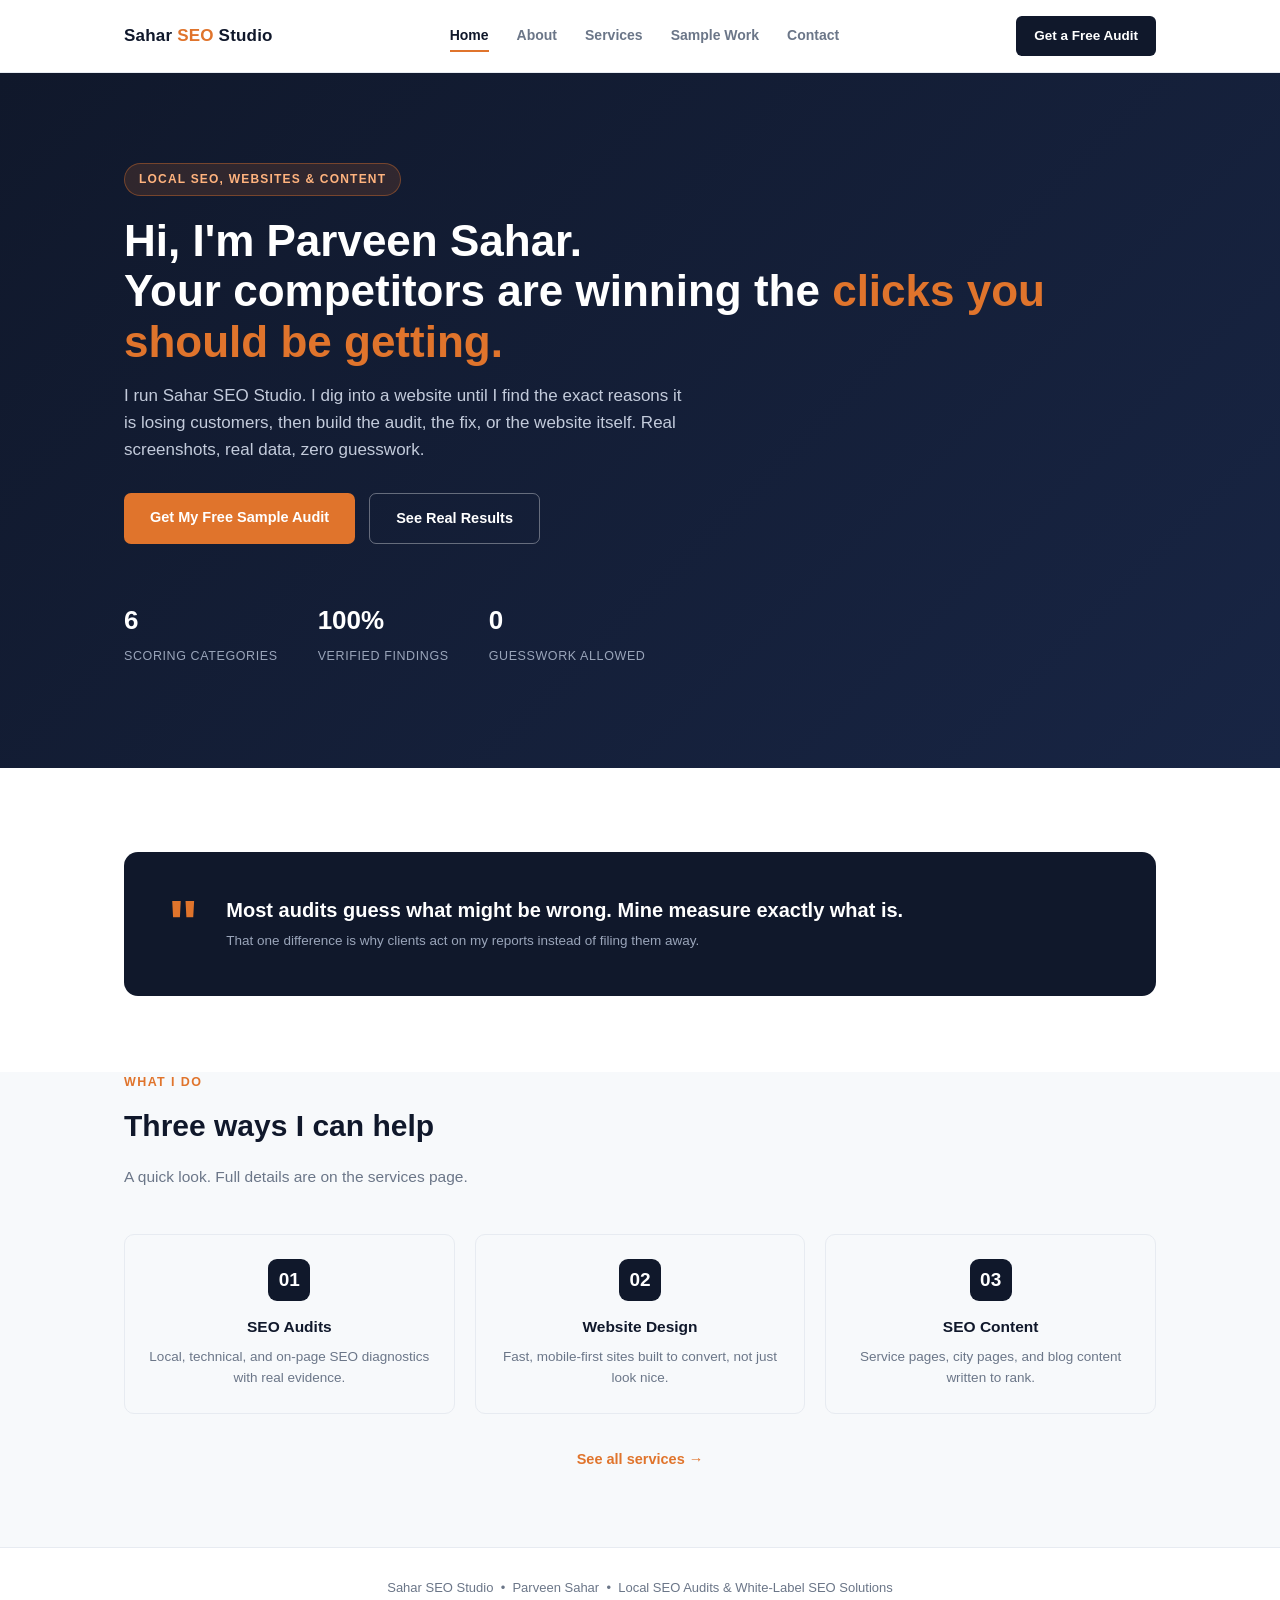
<file: index.html>
<!DOCTYPE html>
<html lang="en">
<head>
<meta charset="UTF-8">
<meta name="viewport" content="width=device-width, initial-scale=1.0">
<title>Parveen Sahar | Sahar SEO Studio</title>
<link rel="stylesheet" href="style.css">
</head>
<body>

<header>
  <div class="wrap">
    <nav>
      <div class="brand">Sahar <span>SEO</span> Studio</div>
      <input type="checkbox" id="nav-toggle" class="nav-toggle">
      <label for="nav-toggle" class="hamburger">&#9776;</label>
      <div class="nav-links">
        <a href="index.html" class="active">Home</a>
        <a href="about.html">About</a>
        <a href="services.html">Services</a>
        <a href="work.html">Sample Work</a>
        <a href="contact.html">Contact</a>
        <a href="mailto:parveensahar2143@gmail.com" class="nav-cta-mobile">Get a Free Audit</a>
      </div>
      <a href="mailto:parveensahar2143@gmail.com" class="nav-cta">Get a Free Audit</a>
    </nav>
  </div>
</header>

<section class="hero">
  <div class="wrap">
    <span class="tag">Local SEO, Websites & Content</span>
    <h1>Hi, I'm Parveen Sahar.<br>Your competitors are winning the <span class="hl">clicks you should be getting.</span></h1>
    <p>I run Sahar SEO Studio. I dig into a website until I find the exact reasons it is losing customers, then build the audit, the fix, or the website itself. Real screenshots, real data, zero guesswork.</p>
    <div class="btn-row">
      <a href="mailto:parveensahar2143@gmail.com" class="btn btn-primary">Get My Free Sample Audit</a>
      <a href="work.html" class="btn btn-outline">See Real Results</a>
    </div>
    <div class="stats">
      <div class="stat"><b>6</b><span>Scoring Categories</span></div>
      <div class="stat"><b>100%</b><span>Verified Findings</span></div>
      <div class="stat"><b>0</b><span>Guesswork Allowed</span></div>
    </div>
  </div>
</section>

<section>
  <div class="wrap">
    <div class="pull">
      <div class="pull-mark">"</div>
      <p>Most audits guess what might be wrong. Mine measure exactly what is.
        <span>That one difference is why clients act on my reports instead of filing them away.</span>
      </p>
    </div>
  </div>
</section>

<section style="background:var(--bg); padding-top:0;">
  <div class="wrap">
    <div class="eyebrow">What I Do</div>
    <h2 class="section-title">Three ways I can help</h2>
    <p class="section-sub">A quick look. Full details are on the services page.</p>
    <div class="teaser-grid">
      <div class="teaser-card">
        <div class="svc-icon">01</div>
        <h3>SEO Audits</h3>
        <p>Local, technical, and on-page SEO diagnostics with real evidence.</p>
      </div>
      <div class="teaser-card">
        <div class="svc-icon">02</div>
        <h3>Website Design</h3>
        <p>Fast, mobile-first sites built to convert, not just look nice.</p>
      </div>
      <div class="teaser-card">
        <div class="svc-icon">03</div>
        <h3>SEO Content</h3>
        <p>Service pages, city pages, and blog content written to rank.</p>
      </div>
    </div>
    <div style="text-align:center;">
      <a href="services.html" class="more-link">See all services &#8594;</a>
    </div>
  </div>
</section>

<footer>
  <div class="wrap">
    Sahar SEO Studio &nbsp;&#8226;&nbsp; Parveen Sahar &nbsp;&#8226;&nbsp; Local SEO Audits &amp; White-Label SEO Solutions
  </div>
</footer>

</body>
</html>
</file>
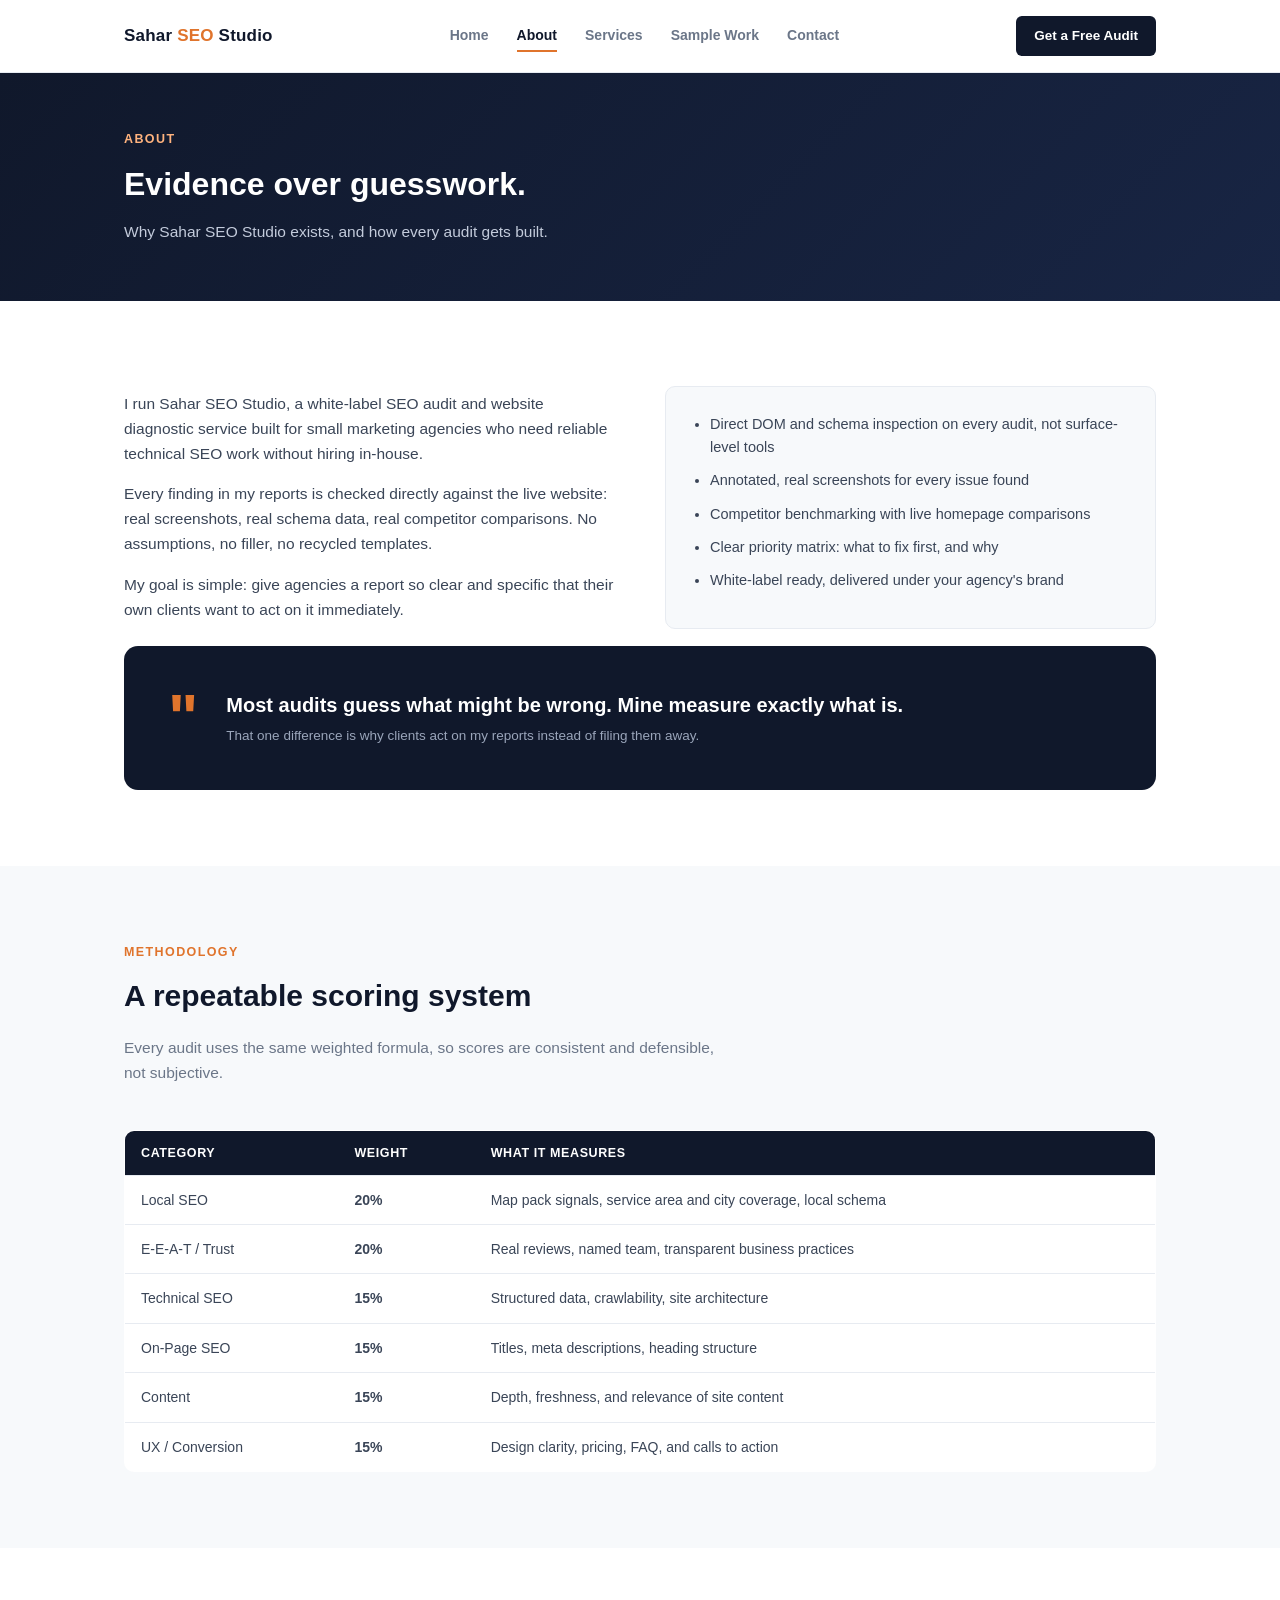
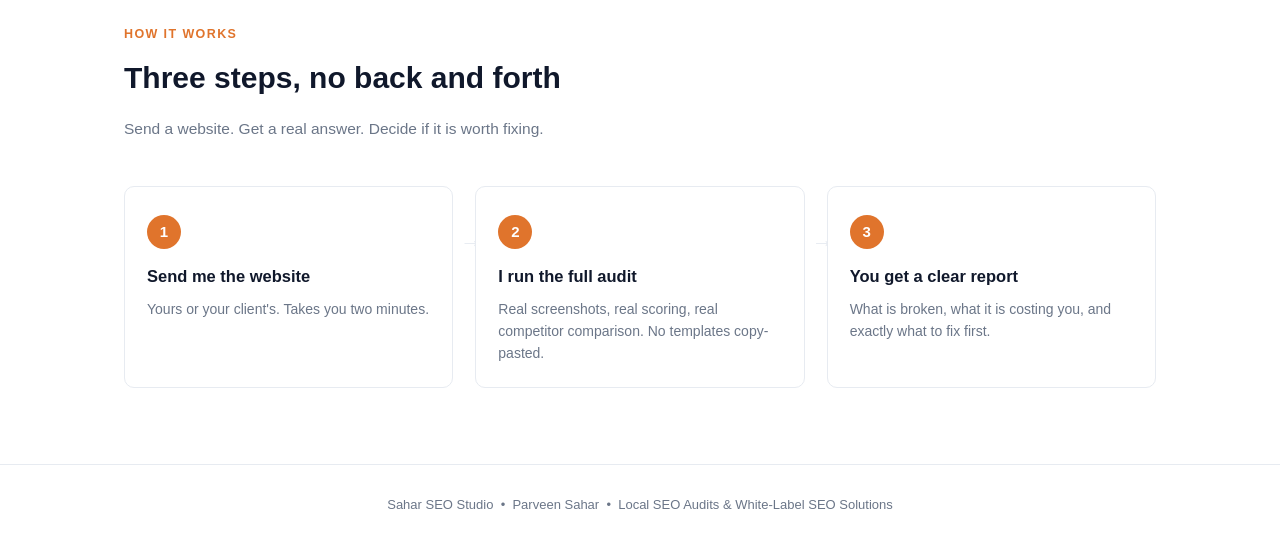
<file: about.html>
<!DOCTYPE html>
<html lang="en">
<head>
<meta charset="UTF-8">
<meta name="viewport" content="width=device-width, initial-scale=1.0">
<title>About | Sahar SEO Studio</title>
<link rel="stylesheet" href="style.css">
</head>
<body>

<header>
  <div class="wrap">
    <nav>
      <div class="brand">Sahar <span>SEO</span> Studio</div>
      <input type="checkbox" id="nav-toggle" class="nav-toggle">
      <label for="nav-toggle" class="hamburger">&#9776;</label>
      <div class="nav-links">
        <a href="index.html">Home</a>
        <a href="about.html" class="active">About</a>
        <a href="services.html">Services</a>
        <a href="work.html">Sample Work</a>
        <a href="contact.html">Contact</a>
        <a href="mailto:parveensahar2143@gmail.com" class="nav-cta-mobile">Get a Free Audit</a>
      </div>
      <a href="mailto:parveensahar2143@gmail.com" class="nav-cta">Get a Free Audit</a>
    </nav>
  </div>
</header>

<section class="page-hero">
  <div class="wrap">
    <div class="eyebrow">About</div>
    <h1>Evidence over guesswork.</h1>
    <p>Why Sahar SEO Studio exists, and how every audit gets built.</p>
  </div>
</section>

<section>
  <div class="wrap">
    <div class="about-grid">
      <div>
        <p>I run Sahar SEO Studio, a white-label SEO audit and website diagnostic service built for small marketing agencies who need reliable technical SEO work without hiring in-house.</p>
        <p>Every finding in my reports is checked directly against the live website: real screenshots, real schema data, real competitor comparisons. No assumptions, no filler, no recycled templates.</p>
        <p>My goal is simple: give agencies a report so clear and specific that their own clients want to act on it immediately.</p>
      </div>
      <div class="about-card">
        <ul>
          <li>Direct DOM and schema inspection on every audit, not surface-level tools</li>
          <li>Annotated, real screenshots for every issue found</li>
          <li>Competitor benchmarking with live homepage comparisons</li>
          <li>Clear priority matrix: what to fix first, and why</li>
          <li>White-label ready, delivered under your agency's brand</li>
        </ul>
      </div>
    </div>
    <div class="pull">
      <div class="pull-mark">"</div>
      <p>Most audits guess what might be wrong. Mine measure exactly what is.
        <span>That one difference is why clients act on my reports instead of filing them away.</span>
      </p>
    </div>
  </div>
</section>

<section class="method">
  <div class="wrap">
    <div class="eyebrow">Methodology</div>
    <h2 class="section-title">A repeatable scoring system</h2>
    <p class="section-sub">Every audit uses the same weighted formula, so scores are consistent and defensible, not subjective.</p>
    <table class="cat-table">
      <tr><th>Category</th><th>Weight</th><th>What it measures</th></tr>
      <tr><td>Local SEO</td><td class="weight">20%</td><td>Map pack signals, service area and city coverage, local schema</td></tr>
      <tr><td>E-E-A-T / Trust</td><td class="weight">20%</td><td>Real reviews, named team, transparent business practices</td></tr>
      <tr><td>Technical SEO</td><td class="weight">15%</td><td>Structured data, crawlability, site architecture</td></tr>
      <tr><td>On-Page SEO</td><td class="weight">15%</td><td>Titles, meta descriptions, heading structure</td></tr>
      <tr><td>Content</td><td class="weight">15%</td><td>Depth, freshness, and relevance of site content</td></tr>
      <tr><td>UX / Conversion</td><td class="weight">15%</td><td>Design clarity, pricing, FAQ, and calls to action</td></tr>
    </table>
  </div>
</section>

<section>
  <div class="wrap">
    <div class="eyebrow">How It Works</div>
    <h2 class="section-title">Three steps, no back and forth</h2>
    <p class="section-sub">Send a website. Get a real answer. Decide if it is worth fixing.</p>
    <div class="steps">
      <div class="step">
        <div class="step-num">1</div>
        <h3>Send me the website</h3>
        <p>Yours or your client's. Takes you two minutes.</p>
        <div class="step-arrow">&#8594;</div>
      </div>
      <div class="step">
        <div class="step-num">2</div>
        <h3>I run the full audit</h3>
        <p>Real screenshots, real scoring, real competitor comparison. No templates copy-pasted.</p>
        <div class="step-arrow">&#8594;</div>
      </div>
      <div class="step">
        <div class="step-num">3</div>
        <h3>You get a clear report</h3>
        <p>What is broken, what it is costing you, and exactly what to fix first.</p>
      </div>
    </div>
  </div>
</section>

<footer>
  <div class="wrap">
    Sahar SEO Studio &nbsp;&#8226;&nbsp; Parveen Sahar &nbsp;&#8226;&nbsp; Local SEO Audits &amp; White-Label SEO Solutions
  </div>
</footer>

</body>
</html>
</file>
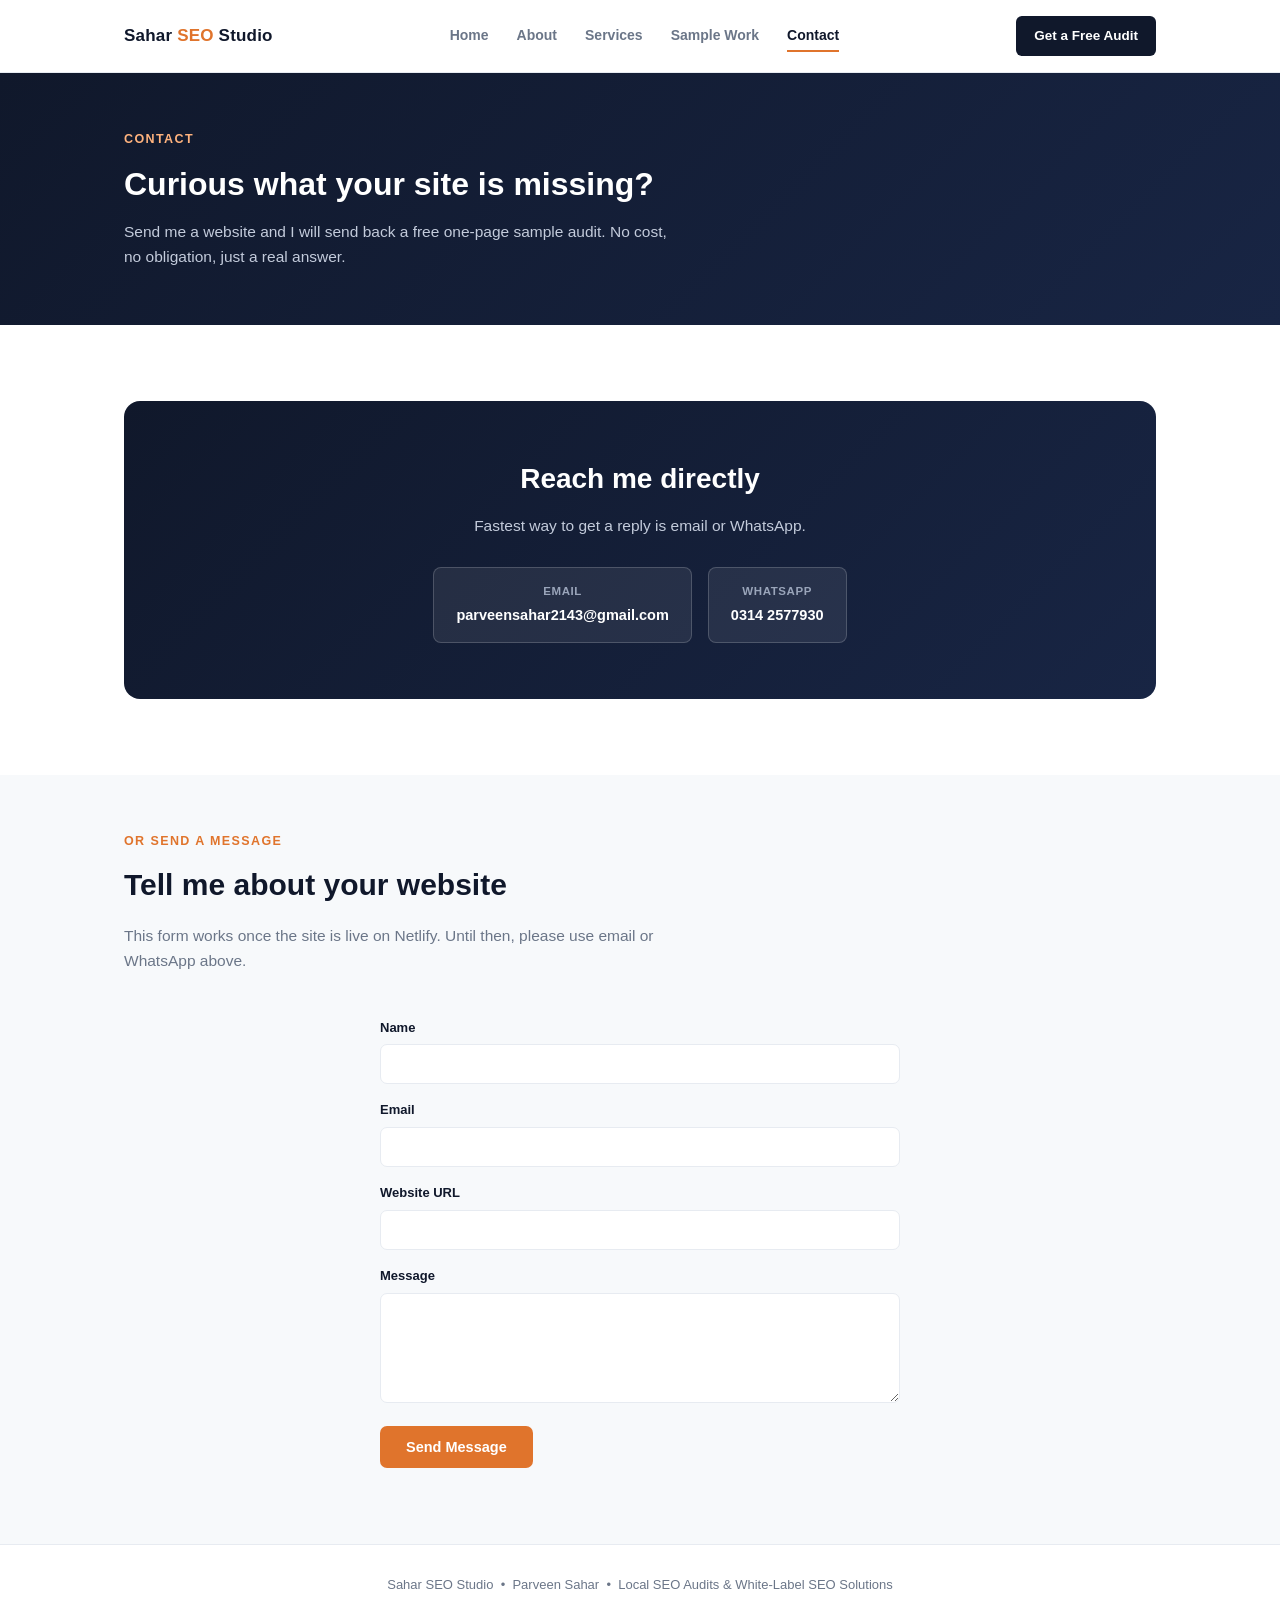
<file: contact.html>
<!DOCTYPE html>
<html lang="en">
<head>
<meta charset="UTF-8">
<meta name="viewport" content="width=device-width, initial-scale=1.0">
<title>Contact | Sahar SEO Studio</title>
<link rel="stylesheet" href="style.css">
</head>
<body>

<header>
  <div class="wrap">
    <nav>
      <div class="brand">Sahar <span>SEO</span> Studio</div>
      <input type="checkbox" id="nav-toggle" class="nav-toggle">
      <label for="nav-toggle" class="hamburger">&#9776;</label>
      <div class="nav-links">
        <a href="index.html">Home</a>
        <a href="about.html">About</a>
        <a href="services.html">Services</a>
        <a href="work.html">Sample Work</a>
        <a href="contact.html" class="active">Contact</a>
        <a href="mailto:parveensahar2143@gmail.com" class="nav-cta-mobile">Get a Free Audit</a>
      </div>
      <a href="mailto:parveensahar2143@gmail.com" class="nav-cta">Get a Free Audit</a>
    </nav>
  </div>
</header>

<section class="page-hero">
  <div class="wrap">
    <div class="eyebrow">Contact</div>
    <h1>Curious what your site is missing?</h1>
    <p>Send me a website and I will send back a free one-page sample audit. No cost, no obligation, just a real answer.</p>
  </div>
</section>

<section>
  <div class="wrap">
    <div class="contact">
      <h2>Reach me directly</h2>
      <p>Fastest way to get a reply is email or WhatsApp.</p>
      <div class="contact-methods">
        <a href="mailto:parveensahar2143@gmail.com" class="cm"><span>Email</span>parveensahar2143@gmail.com</a>
        <a href="https://wa.me/923142577930" class="cm"><span>WhatsApp</span>0314 2577930</a>
      </div>
    </div>
  </div>
</section>

<section style="background:var(--bg); padding-top:56px;">
  <div class="wrap">
    <div class="eyebrow">Or Send a Message</div>
    <h2 class="section-title">Tell me about your website</h2>
    <p class="section-sub">This form works once the site is live on Netlify. Until then, please use email or WhatsApp above.</p>
    <form class="contact-page-form" name="contact" method="POST" data-netlify="true">
      <input type="hidden" name="form-name" value="contact">
      <div class="field">
        <label for="cname">Name</label>
        <input type="text" id="cname" name="name" required>
      </div>
      <div class="field">
        <label for="cemail">Email</label>
        <input type="email" id="cemail" name="email" required>
      </div>
      <div class="field">
        <label for="cwebsite">Website URL</label>
        <input type="text" id="cwebsite" name="website">
      </div>
      <div class="field">
        <label for="cmsg">Message</label>
        <textarea id="cmsg" name="message"></textarea>
      </div>
      <button type="submit" class="btn btn-primary" style="border:none; cursor:pointer;">Send Message</button>
    </form>
  </div>
</section>

<footer>
  <div class="wrap">
    Sahar SEO Studio &nbsp;&#8226;&nbsp; Parveen Sahar &nbsp;&#8226;&nbsp; Local SEO Audits &amp; White-Label SEO Solutions
  </div>
</footer>

</body>
</html>
</file>
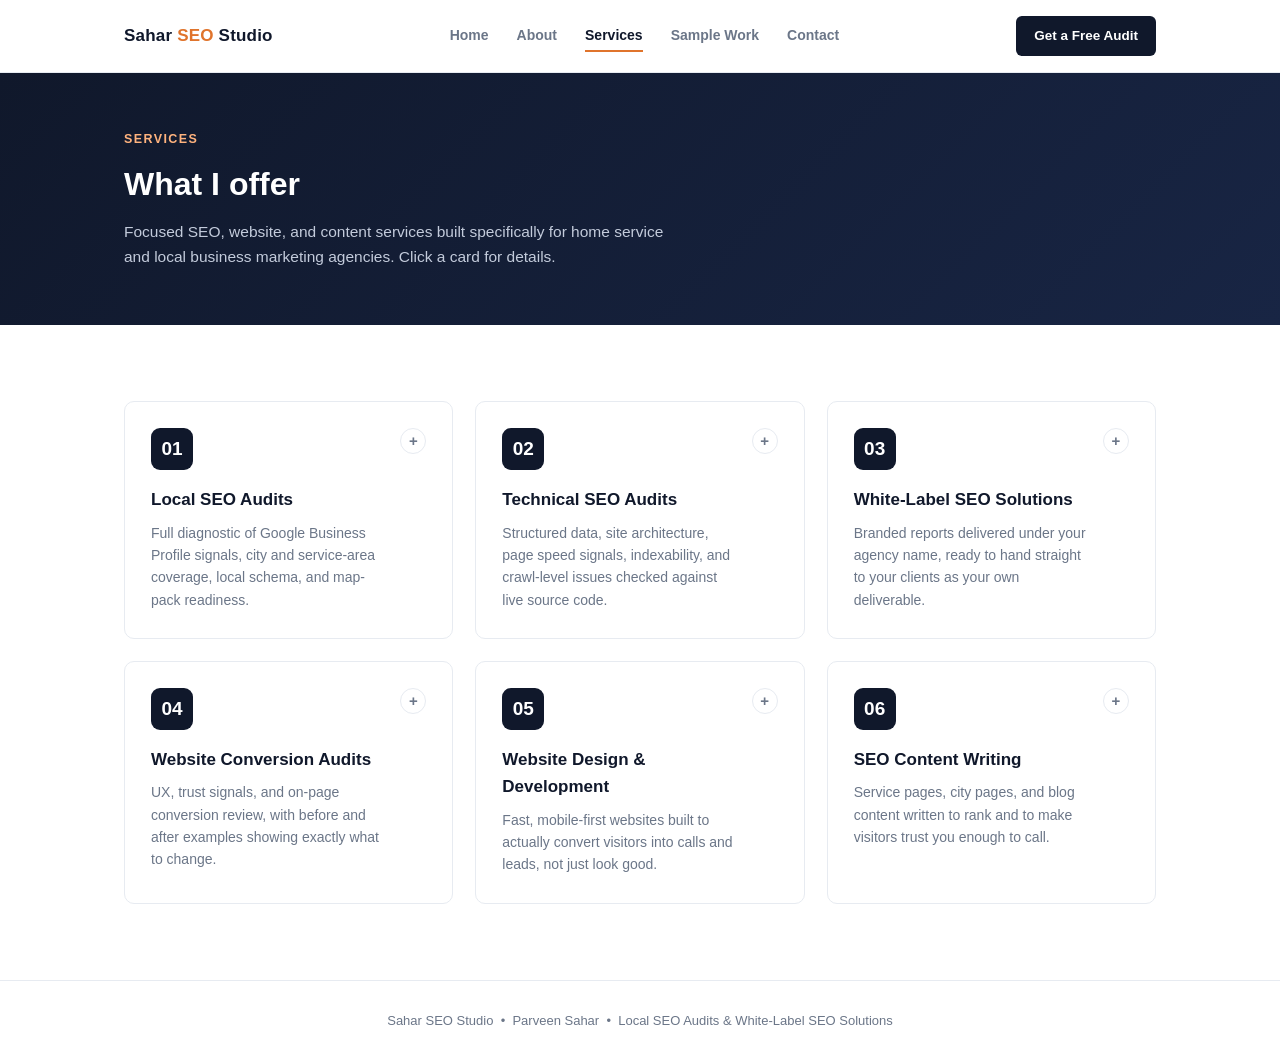
<file: services.html>
<!DOCTYPE html>
<html lang="en">
<head>
<meta charset="UTF-8">
<meta name="viewport" content="width=device-width, initial-scale=1.0">
<title>Services | Sahar SEO Studio</title>
<link rel="stylesheet" href="style.css">
</head>
<body>

<header>
  <div class="wrap">
    <nav>
      <div class="brand">Sahar <span>SEO</span> Studio</div>
      <input type="checkbox" id="nav-toggle" class="nav-toggle">
      <label for="nav-toggle" class="hamburger">&#9776;</label>
      <div class="nav-links">
        <a href="index.html">Home</a>
        <a href="about.html">About</a>
        <a href="services.html" class="active">Services</a>
        <a href="work.html">Sample Work</a>
        <a href="contact.html">Contact</a>
        <a href="mailto:parveensahar2143@gmail.com" class="nav-cta-mobile">Get a Free Audit</a>
      </div>
      <a href="mailto:parveensahar2143@gmail.com" class="nav-cta">Get a Free Audit</a>
    </nav>
  </div>
</header>

<section class="page-hero">
  <div class="wrap">
    <div class="eyebrow">Services</div>
    <h1>What I offer</h1>
    <p>Focused SEO, website, and content services built specifically for home service and local business marketing agencies. Click a card for details.</p>
  </div>
</section>

<section>
  <div class="wrap">
    <div class="svc-grid">

      <div class="svc-card" data-svc="1">
        <div class="svc-top">
          <div>
            <div class="svc-icon">01</div>
            <h3>Local SEO Audits</h3>
            <p>Full diagnostic of Google Business Profile signals, city and service-area coverage, local schema, and map-pack readiness.</p>
          </div>
          <div class="svc-toggle">+</div>
        </div>
        <div class="svc-detail">
          What's included: a scored breakdown of your Google Business Profile, a city and ZIP-code page coverage check, a competitor map-pack comparison, and a prioritized fix list. Delivered as a branded PDF report.
        </div>
      </div>

      <div class="svc-card" data-svc="2">
        <div class="svc-top">
          <div>
            <div class="svc-icon">02</div>
            <h3>Technical SEO Audits</h3>
            <p>Structured data, site architecture, page speed signals, indexability, and crawl-level issues checked against live source code.</p>
          </div>
          <div class="svc-toggle">+</div>
        </div>
        <div class="svc-detail">
          What's included: a full JSON-LD schema audit, a crawl and indexability check, a site architecture review, and a technical fix roadmap ranked by priority and difficulty.
        </div>
      </div>

      <div class="svc-card" data-svc="3">
        <div class="svc-top">
          <div>
            <div class="svc-icon">03</div>
            <h3>White-Label SEO Solutions</h3>
            <p>Branded reports delivered under your agency name, ready to hand straight to your clients as your own deliverable.</p>
          </div>
          <div class="svc-toggle">+</div>
        </div>
        <div class="svc-detail">
          I work quietly behind the scenes. Reports, audits, and content are delivered under your agency branding, with no mention of Sahar SEO Studio anywhere in the client-facing files.
        </div>
      </div>

      <div class="svc-card" data-svc="4">
        <div class="svc-top">
          <div>
            <div class="svc-icon">04</div>
            <h3>Website Conversion Audits</h3>
            <p>UX, trust signals, and on-page conversion review, with before and after examples showing exactly what to change.</p>
          </div>
          <div class="svc-toggle">+</div>
        </div>
        <div class="svc-detail">
          Covers homepage clarity, calls to action, pricing and FAQ visibility, and trust signal placement, with side-by-side before and after examples for the highest-impact changes.
        </div>
      </div>

      <div class="svc-card" data-svc="5">
        <div class="svc-top">
          <div>
            <div class="svc-icon">05</div>
            <h3>Website Design & Development</h3>
            <p>Fast, mobile-first websites built to actually convert visitors into calls and leads, not just look good.</p>
          </div>
          <div class="svc-toggle">+</div>
        </div>
        <div class="svc-detail">
          Clean, modern builds designed around local SEO from day one: mobile-first layouts, clear calls to action, and fast load times built in, not bolted on later.
        </div>
      </div>

      <div class="svc-card" data-svc="6">
        <div class="svc-top">
          <div>
            <div class="svc-icon">06</div>
            <h3>SEO Content Writing</h3>
            <p>Service pages, city pages, and blog content written to rank and to make visitors trust you enough to call.</p>
          </div>
          <div class="svc-toggle">+</div>
        </div>
        <div class="svc-detail">
          City and service pages, blog content, and landing page copy, each written around real keyword intent and structured to support your local SEO and schema strategy.
        </div>
      </div>

    </div>
  </div>
</section>

<footer>
  <div class="wrap">
    Sahar SEO Studio &nbsp;&#8226;&nbsp; Parveen Sahar &nbsp;&#8226;&nbsp; Local SEO Audits &amp; White-Label SEO Solutions
  </div>
</footer>

<script>
  document.querySelectorAll('.svc-card').forEach(function(card){
    card.addEventListener('click', function(){
      card.classList.toggle('open');
    });
  });
</script>

</body>
</html>
</file>
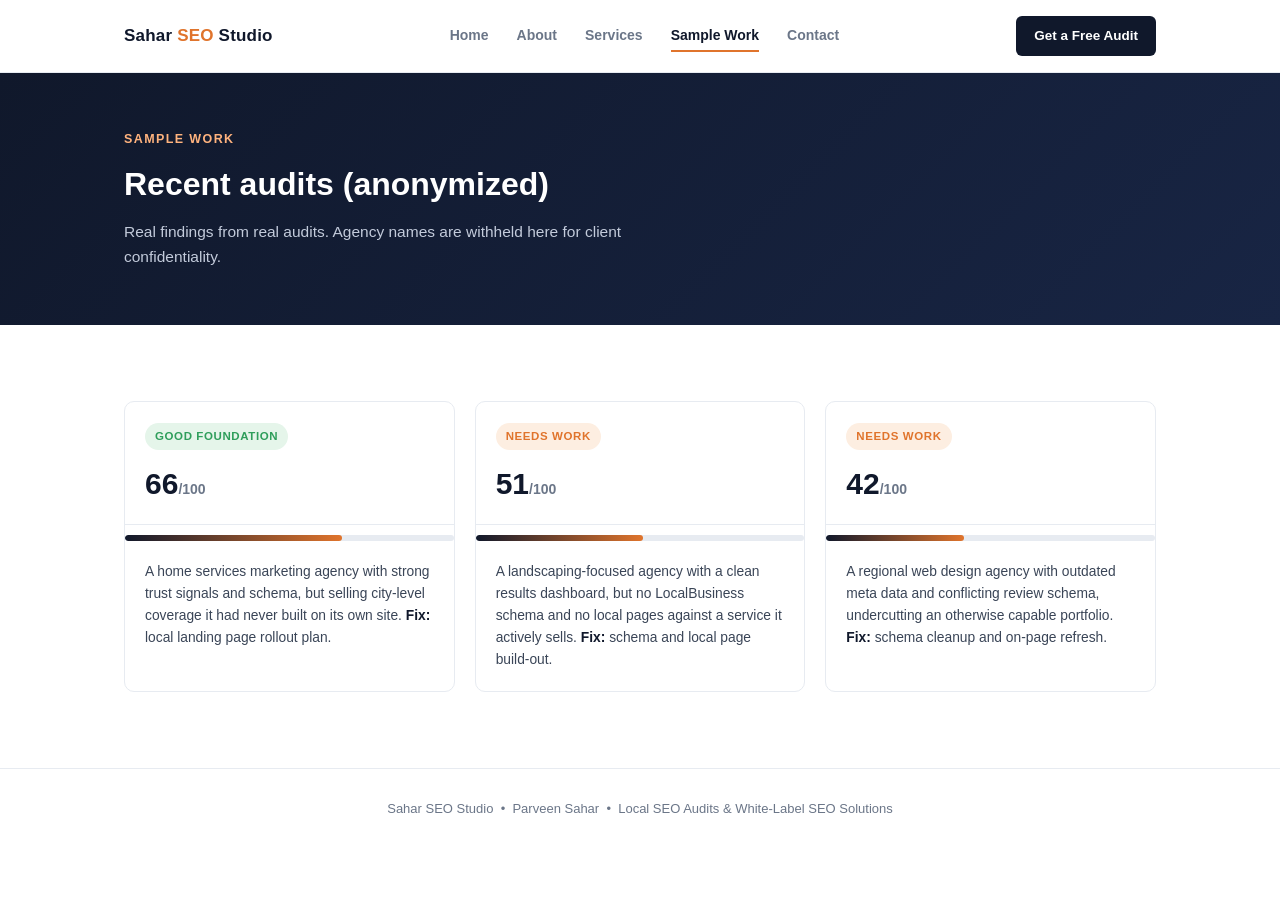
<file: work.html>
<!DOCTYPE html>
<html lang="en">
<head>
<meta charset="UTF-8">
<meta name="viewport" content="width=device-width, initial-scale=1.0">
<title>Sample Work | Sahar SEO Studio</title>
<link rel="stylesheet" href="style.css">
</head>
<body>

<header>
  <div class="wrap">
    <nav>
      <div class="brand">Sahar <span>SEO</span> Studio</div>
      <input type="checkbox" id="nav-toggle" class="nav-toggle">
      <label for="nav-toggle" class="hamburger">&#9776;</label>
      <div class="nav-links">
        <a href="index.html">Home</a>
        <a href="about.html">About</a>
        <a href="services.html">Services</a>
        <a href="work.html" class="active">Sample Work</a>
        <a href="contact.html">Contact</a>
        <a href="mailto:parveensahar2143@gmail.com" class="nav-cta-mobile">Get a Free Audit</a>
      </div>
      <a href="mailto:parveensahar2143@gmail.com" class="nav-cta">Get a Free Audit</a>
    </nav>
  </div>
</header>

<section class="page-hero">
  <div class="wrap">
    <div class="eyebrow">Sample Work</div>
    <h1>Recent audits (anonymized)</h1>
    <p>Real findings from real audits. Agency names are withheld here for client confidentiality.</p>
  </div>
</section>

<section>
  <div class="wrap">
    <div class="work-grid">
      <div class="work-card">
        <div class="work-top">
          <span class="work-tag tag-good">Good foundation</span>
          <div class="work-score">66<span>/100</span></div>
        </div>
        <div class="bar-bg"><div class="bar-fill" style="width:66%;"></div></div>
        <div class="work-body">
          A home services marketing agency with strong trust signals and schema, but selling city-level coverage it had never built on its own site. <b>Fix:</b> local landing page rollout plan.
        </div>
      </div>
      <div class="work-card">
        <div class="work-top">
          <span class="work-tag tag-warn">Needs work</span>
          <div class="work-score">51<span>/100</span></div>
        </div>
        <div class="bar-bg"><div class="bar-fill" style="width:51%;"></div></div>
        <div class="work-body">
          A landscaping-focused agency with a clean results dashboard, but no LocalBusiness schema and no local pages against a service it actively sells. <b>Fix:</b> schema and local page build-out.
        </div>
      </div>
      <div class="work-card">
        <div class="work-top">
          <span class="work-tag tag-warn">Needs work</span>
          <div class="work-score">42<span>/100</span></div>
        </div>
        <div class="bar-bg"><div class="bar-fill" style="width:42%;"></div></div>
        <div class="work-body">
          A regional web design agency with outdated meta data and conflicting review schema, undercutting an otherwise capable portfolio. <b>Fix:</b> schema cleanup and on-page refresh.
        </div>
      </div>
    </div>
  </div>
</section>

<footer>
  <div class="wrap">
    Sahar SEO Studio &nbsp;&#8226;&nbsp; Parveen Sahar &nbsp;&#8226;&nbsp; Local SEO Audits &amp; White-Label SEO Solutions
  </div>
</footer>

</body>
</html>
</file>
<file: style.css>
:root{
  --navy:#10182b;
  --navy2:#182544;
  --orange:#e0742c;
  --green:#2f9e5b;
  --gray:#6b7688;
  --line:#e7ebf1;
  --bg:#f7f9fb;
}
*{box-sizing:border-box;}
body{
  margin:0;
  font-family:'Segoe UI', -apple-system, Arial, sans-serif;
  color:var(--navy);
  background:#fff;
  line-height:1.6;
}
a{text-decoration:none; color:inherit;}
.wrap{max-width:1080px; margin:0 auto; padding:0 24px;}

/* NAV */
header{
  position:sticky; top:0; z-index:50;
  background:#fff; border-bottom:1px solid var(--line);
}
nav{display:flex; align-items:center; justify-content:space-between; padding:16px 0;}
.brand{font-weight:800; font-size:17px; letter-spacing:0.2px;}
.brand span{color:var(--orange);}
.nav-links{display:flex; gap:28px; font-size:14px; font-weight:600; color:var(--gray);}
.nav-links a{padding:4px 0; border-bottom:2px solid transparent;}
.nav-links a:hover{color:var(--navy);}
.nav-links a.active{color:var(--navy); border-bottom:2px solid var(--orange);}
.nav-cta{
  background:var(--navy); color:#fff; padding:9px 18px; border-radius:6px; font-size:13.5px; font-weight:700;
}
.nav-toggle{display:none;}
.hamburger{display:none; font-size:26px; line-height:1; cursor:pointer; color:var(--navy); padding:4px 6px;}
.nav-cta-mobile{display:none;}

/* HERO (home page, big) */
.hero{
  background:linear-gradient(135deg, var(--navy) 0%, var(--navy2) 100%);
  color:#fff; padding:90px 0 100px;
}
.tag{
  display:inline-block; background:rgba(224,116,44,0.15); color:#ffb37e;
  border:1px solid rgba(224,116,44,0.4); font-size:12px; font-weight:700;
  letter-spacing:1.2px; text-transform:uppercase; padding:6px 14px; border-radius:20px; margin-bottom:20px;
}
.hero h1{font-size:44px; margin:0 0 14px; font-weight:800; line-height:1.15;}
.hero h1 .hl{color:var(--orange);}
.hero p{font-size:17px; color:#c3cbdb; max-width:560px; margin:0 0 30px;}
.btn-row{display:flex; gap:14px; flex-wrap:wrap;}
.btn{
  display:inline-block; padding:13px 26px; border-radius:7px; font-weight:700; font-size:14.5px;
}
.btn-primary{background:var(--orange); color:#fff;}
.btn-outline{border:1.5px solid rgba(255,255,255,0.35); color:#fff;}

.stats{display:flex; gap:40px; margin-top:56px; flex-wrap:wrap;}
.stat b{font-size:26px; display:block; color:#fff;}
.stat span{font-size:12.5px; color:#9aa5ba; text-transform:uppercase; letter-spacing:0.6px;}

/* PAGE HERO (subpages, small) */
.page-hero{
  background:linear-gradient(135deg, var(--navy) 0%, var(--navy2) 100%);
  color:#fff; padding:56px 0;
}
.page-hero .eyebrow{color:#ffb37e;}
.page-hero h1{font-size:32px; margin:0 0 10px; font-weight:800;}
.page-hero p{color:#c3cbdb; font-size:15.5px; max-width:560px; margin:0;}

/* SECTION shared */
section{padding:76px 0;}
.eyebrow{
  color:var(--orange); font-weight:800; font-size:12.5px; letter-spacing:1.4px; text-transform:uppercase; margin-bottom:10px;
}
h2.section-title{font-size:30px; margin:0 0 14px;}
.section-sub{color:var(--gray); font-size:15.5px; max-width:600px; margin-bottom:44px;}

/* ABOUT */
.about-grid{display:grid; grid-template-columns:1fr 1fr; gap:50px; align-items:center;}
.about-grid p{color:#3a4557; font-size:15.5px; margin-bottom:16px;}
.about-card{
  background:var(--bg); border:1px solid var(--line); border-radius:10px; padding:26px;
}
.about-card ul{margin:0; padding-left:18px; color:#3a4557; font-size:14.5px;}
.about-card li{margin-bottom:10px;}

/* SERVICES */
.svc-grid{display:grid; grid-template-columns:repeat(3,1fr); gap:22px;}
.svc-card{
  border:1px solid var(--line); border-radius:10px; padding:26px; background:#fff;
  transition:box-shadow .2s; cursor:pointer;
}
.svc-card:hover{box-shadow:0 8px 24px rgba(16,24,43,0.08);}
.svc-top{display:flex; align-items:flex-start; justify-content:space-between; gap:10px;}
.svc-icon{
  width:42px; height:42px; border-radius:9px; background:var(--navy); color:#fff;
  display:flex; align-items:center; justify-content:center; font-size:19px; margin-bottom:16px; font-weight:800;
}
.svc-toggle{
  width:26px; height:26px; border-radius:50%; border:1.5px solid var(--line); color:var(--gray);
  display:flex; align-items:center; justify-content:center; font-size:15px; font-weight:700; flex-shrink:0;
  transition:transform .25s ease, background .2s ease, color .2s ease;
}
.svc-card h3{font-size:17px; margin:0 0 8px;}
.svc-card p{color:var(--gray); font-size:14px; margin:0;}
.svc-detail{
  max-height:0; overflow:hidden; transition:max-height .3s ease; margin-top:0;
  color:#3a4557; font-size:13.8px; border-top:1px solid transparent;
}
.svc-card.open{border-color:var(--orange);}
.svc-card.open .svc-toggle{transform:rotate(45deg); background:var(--orange); color:#fff; border-color:var(--orange);}
.svc-card.open .svc-detail{max-height:220px; margin-top:14px; padding-top:14px; border-top:1px solid var(--line);}

/* METHOD */
.method{background:var(--bg);}
.cat-table{width:100%; border-collapse:collapse; background:#fff; border-radius:10px; overflow:hidden; border:1px solid var(--line);}
.cat-table th{
  background:var(--navy); color:#fff; text-align:left; padding:12px 16px; font-size:12.5px; letter-spacing:0.6px; text-transform:uppercase;
}
.cat-table td{padding:13px 16px; font-size:14px; border-top:1px solid var(--line); color:#3a4557;}
.weight{font-weight:800; color:var(--navy);}

/* WORK */
.work-grid{display:grid; grid-template-columns:repeat(3,1fr); gap:20px;}
.work-card{border:1px solid var(--line); border-radius:10px; overflow:hidden;}
.work-top{padding:20px 20px 16px; border-bottom:1px solid var(--line);}
.work-score{font-size:30px; font-weight:800; color:var(--navy);}
.work-score span{font-size:14px; color:var(--gray); font-weight:600;}
.work-tag{font-size:11.5px; font-weight:800; letter-spacing:0.6px; text-transform:uppercase; padding:4px 10px; border-radius:14px; display:inline-block; margin-bottom:10px;}
.tag-good{background:#e5f5ea; color:var(--green);}
.tag-warn{background:#fdeee1; color:var(--orange);}
.work-body{padding:16px 20px 20px; font-size:13.8px; color:#3a4557;}
.work-body b{color:var(--navy);}
.bar-bg{height:6px; background:var(--line); border-radius:4px; margin:10px 0 4px; overflow:hidden;}
.bar-fill{height:100%; border-radius:4px; background:linear-gradient(90deg, var(--navy), var(--orange));}

/* CONTACT */
.contact{
  background:linear-gradient(135deg, var(--navy) 0%, var(--navy2) 100%); color:#fff; border-radius:16px; padding:56px 44px;
  text-align:center;
}
.contact h2{font-size:28px; margin:0 0 12px;}
.contact p{color:#c3cbdb; font-size:15.5px; max-width:480px; margin:0 auto 28px;}
.contact-methods{display:flex; gap:16px; justify-content:center; flex-wrap:wrap;}
.cm{
  background:rgba(255,255,255,0.08); border:1px solid rgba(255,255,255,0.18); padding:14px 22px; border-radius:8px;
  font-size:14.5px; font-weight:700;
}
.cm span{display:block; font-size:11.5px; font-weight:600; color:#9aa5ba; text-transform:uppercase; letter-spacing:0.6px; margin-bottom:4px;}
.contact-page-form{max-width:520px; margin:0 auto;}
.contact-page-form .field{margin-bottom:16px; text-align:left;}
.contact-page-form label{display:block; font-size:13px; font-weight:700; color:var(--navy); margin-bottom:6px;}
.contact-page-form input, .contact-page-form textarea{
  width:100%; padding:11px 14px; border:1px solid var(--line); border-radius:7px; font-size:14px; font-family:inherit;
}
.contact-page-form textarea{min-height:110px; resize:vertical;}

footer{padding:30px 0; text-align:center; color:var(--gray); font-size:13px; border-top:1px solid var(--line);}

/* PULL QUOTE */
.pull{
  display:flex; align-items:center; gap:28px; background:var(--navy); color:#fff;
  border-radius:14px; padding:40px 44px; margin-top:8px;
}
.pull-mark{font-size:64px; font-weight:800; color:var(--orange); line-height:1; flex-shrink:0;}
.pull p{font-size:20px; font-weight:700; margin:0; line-height:1.4;}
.pull span{display:block; margin-top:8px; font-size:13.5px; font-weight:500; color:#9aa5ba;}

/* HOW IT WORKS */
.steps{display:grid; grid-template-columns:repeat(3,1fr); gap:22px;}
.step{position:relative; padding:28px 22px 22px; border:1px solid var(--line); border-radius:10px; background:#fff;}
.step-num{
  width:34px; height:34px; border-radius:50%; background:var(--orange); color:#fff; font-weight:800;
  display:flex; align-items:center; justify-content:center; margin-bottom:14px; font-size:15px;
}
.step h3{font-size:16.5px; margin:0 0 8px;}
.step p{color:var(--gray); font-size:14px; margin:0;}
.step-arrow{
  position:absolute; right:-30px; top:38px; font-size:22px; color:var(--line); font-weight:800;
}

/* HOME teaser strip */
.teaser-grid{display:grid; grid-template-columns:repeat(3,1fr); gap:20px;}
.teaser-card{border:1px solid var(--line); border-radius:10px; padding:24px; text-align:center;}
.teaser-card .svc-icon{margin:0 auto 14px;}
.teaser-card h3{font-size:15.5px; margin:0 0 6px;}
.teaser-card p{color:var(--gray); font-size:13.5px; margin:0;}
.more-link{display:inline-block; margin-top:34px; font-weight:700; color:var(--orange); font-size:14.5px;}

@media(max-width:760px){
  .about-grid, .svc-grid, .work-grid, .steps, .teaser-grid{grid-template-columns:1fr;}
  .hero{padding:56px 0 60px;}
  .hero h1{font-size:30px;}
  .hero p{font-size:15.5px;}
  .page-hero{padding:40px 0;}
  .page-hero h1{font-size:26px;}
  section{padding:52px 0;}
  .pull{flex-direction:column; text-align:center; gap:14px; padding:30px 24px;}
  .pull-mark{font-size:44px;}
  .pull p{font-size:17px;}
  .step-arrow{display:none;}

  nav{position:relative; flex-wrap:wrap;}
  .nav-cta{display:none;}
  .hamburger{display:block;}
  .nav-links{
    display:none;
    position:absolute; top:100%; left:0; right:0; z-index:60;
    background:#fff; flex-direction:column; gap:0;
    border:1px solid var(--line); border-top:none;
    box-shadow:0 10px 24px rgba(16,24,43,0.1);
    padding:6px 24px 16px;
  }
  .nav-links a{padding:13px 2px; border-bottom:1px solid var(--line);}
  .nav-toggle:checked ~ .nav-links{display:flex;}
  .nav-cta-mobile{
    display:block; margin-top:12px; background:var(--navy); color:#fff; text-align:center;
    padding:12px; border-radius:7px; font-weight:700; border-bottom:none !important;
  }
}
</file>
